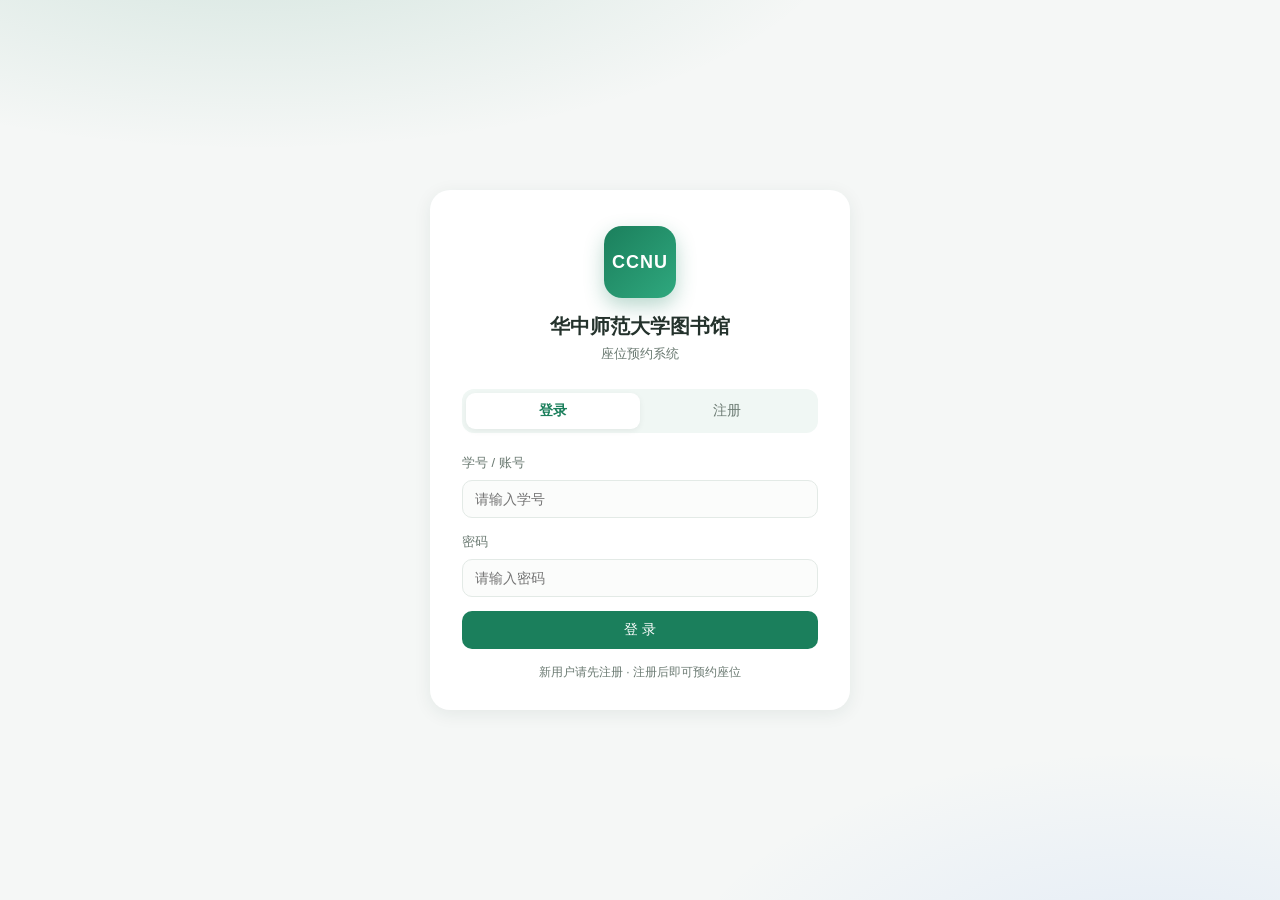
<file: index.html>
<!DOCTYPE html>
<html lang="zh-CN">
<head>
<meta charset="UTF-8">
<meta name="viewport" content="width=device-width, initial-scale=1.0">
<title>华中师范大学图书馆 · 座位预约系统</title>
<link rel="stylesheet" href="css/style.css">
</head>
<body>

<!-- ==================== 登录 / 注册 ==================== -->
<div id="auth-view" class="auth-wrap">
  <div class="auth-card">
    <div class="auth-logo">
      <div class="auth-logo-icon">CCNU</div>
      <h1>华中师范大学图书馆</h1>
      <p>座位预约系统</p>
    </div>

    <div class="auth-tabs">
      <button class="auth-tab active" data-tab="login">登录</button>
      <button class="auth-tab" data-tab="register">注册</button>
    </div>

    <form id="login-form" class="auth-form">
      <label>学号 / 账号
        <input type="text" id="login-account" placeholder="请输入学号" required>
      </label>
      <label>密码
        <input type="password" id="login-password" placeholder="请输入密码" required>
      </label>
      <button type="submit" class="btn-primary btn-block">登 录</button>
      <p class="auth-tip">新用户请先注册 · 注册后即可预约座位</p>
    </form>

    <form id="register-form" class="auth-form hidden">
      <label>姓名
        <input type="text" id="reg-name" placeholder="请输入姓名" required>
      </label>
      <label>学号
        <input type="text" id="reg-studentid" placeholder="请输入学号" required>
      </label>
      <label>密码
        <input type="password" id="reg-password" placeholder="设置密码（不少于 6 位）" required minlength="6">
      </label>
      <button type="submit" class="btn-primary btn-block">注 册</button>
    </form>
  </div>
</div>

<!-- ==================== 主应用 ==================== -->
<div id="app-view" class="hidden">

  <!-- 顶部导航 -->
  <header class="app-header">
    <div class="app-header-inner">
      <div class="app-logo" onclick="App.showView('home')">
        <span class="app-logo-icon">📚</span>
        <div>
          <div class="app-title">华中师范大学图书馆</div>
          <div class="app-sub">座位预约系统 · <span id="campus-tag">主校区</span></div>
        </div>
      </div>

      <nav class="app-nav">
        <a data-view="home" class="nav-item active">预约选座</a>
        <a data-view="records" class="nav-item">预约记录</a>
        <a data-view="notices" class="nav-item">通知公告</a>
        <a data-view="mine" class="nav-item">我的</a>
      </nav>

      <div class="app-user">
        <span class="demo-clock" id="demo-clock-btn" title="演示时间（便于体验签到/违约流程）">⏱️ <span id="demo-clock-text">真实时间</span></span>
        <span class="user-chip" id="user-chip">未登录</span>
      </div>
    </div>
  </header>

  <main class="app-main">

    <!-- ========== 视图：预约选座（大厅） ========== -->
    <section id="view-home" class="view active">
      <div class="page-head">
        <h2>预约选座</h2>
        <p class="page-desc">选择日期与馆区，查看座位分布并预约。</p>
      </div>

      <!-- 日期选择 -->
      <div class="date-bar">
        <div class="date-slots" id="date-slots"></div>
        <div class="date-rule-tip" id="date-rule-tip"></div>
      </div>

      <!-- 校区切换 -->
      <div class="campus-switch" id="campus-switch"></div>

      <!-- 楼层与区域 -->
      <div id="floor-area-wrap"></div>
    </section>

    <!-- ========== 视图：座位分布图 ========== -->
    <section id="view-seatmap" class="view">
      <div class="seatmap-head">
        <button class="btn-ghost" id="seatmap-back">← 返回区域列表</button>
        <div class="seatmap-title">
          <h2 id="seatmap-area-name"></h2>
          <p id="seatmap-date-info"></p>
        </div>
        <div class="seat-legend">
          <span><i class="dot dot-free"></i>可预约</span>
          <span><i class="dot dot-busy"></i>已预约</span>
          <span><i class="dot dot-leave"></i>暂离中</span>
          <span><i class="dot dot-off"></i>已停用</span>
        </div>
      </div>
      <div class="seatmap-toolbar">
        <span class="toolbar-tip">点击绿色座位可预约；先选座位，再选时间段</span>
        <span id="seatmap-stats" class="toolbar-stats"></span>
      </div>
      <div class="seat-canvas" id="seat-canvas"></div>
    </section>

    <!-- ========== 视图：预约记录 ========== -->
    <section id="view-records" class="view">
      <div class="page-head">
        <h2>预约记录</h2>
        <p class="page-desc">查看历史预约、违约记录，以及签到 / 暂离 / 结束预约等操作。</p>
      </div>
      <div class="record-filters">
        <button class="chip-filter active" data-filter="all">全部</button>
        <button class="chip-filter" data-filter="待签到">待签到</button>
        <button class="chip-filter" data-filter="履约中">履约中</button>
        <button class="chip-filter" data-filter="暂离中">暂离中</button>
        <button class="chip-filter" data-filter="已结束">已结束</button>
        <button class="chip-filter" data-filter="违约">违约</button>
        <button class="chip-filter" data-filter="已撤销">已撤销</button>
      </div>
      <div id="record-list" class="record-list"></div>
    </section>

    <!-- ========== 视图：通知公告 ========== -->
    <section id="view-notices" class="view">
      <div class="page-head">
        <h2>通知公告</h2>
        <p class="page-desc">图书馆座位预约相关规则与通知。</p>
      </div>
      <div id="notice-list" class="notice-list"></div>
    </section>

    <!-- ========== 视图：我的 ========== -->
    <section id="view-mine" class="view">
      <div class="page-head">
        <h2>我的</h2>
      </div>
      <div class="mine-card">
        <div class="mine-avatar" id="mine-avatar">刘</div>
        <div class="mine-info">
          <div class="mine-name" id="mine-name"></div>
          <div class="mine-id" id="mine-studentid"></div>
        </div>
      </div>
      <div class="mine-stats">
        <div class="stat-box"><div class="stat-num" id="mine-total"></div><div class="stat-label">总预约</div></div>
        <div class="stat-box"><div class="stat-num" id="mine-violations"></div><div class="stat-label">违约次数</div></div>
        <div class="stat-box"><div class="stat-num" id="mine-active"></div><div class="stat-label">履约中</div></div>
      </div>
      <div class="mine-menu">
        <div class="mine-item" onclick="App.showView('records')"><span>📋</span> 我的预约记录 <b>›</b></div>
        <div class="mine-item" onclick="App.showView('notices')"><span>📢</span> 通知公告 <b>›</b></div>
        <div class="mine-item" id="mine-about"><span>ℹ️</span> 使用规则说明 <b>›</b></div>
        <div class="mine-item" id="mine-reset"><span>🧹</span> 清空本机演示数据 <b>›</b></div>
      </div>
      <button class="btn-danger btn-block" id="logout-btn">退出登录</button>
    </section>
  </main>

  <!-- 底部移动端导航 -->
  <nav class="app-tabbar">
    <a data-view="home" class="tab-item active"><span>🪑</span>选座</a>
    <a data-view="records" class="tab-item"><span>📋</span>记录</a>
    <a data-view="notices" class="tab-item"><span>📢</span>公告</a>
    <a data-view="mine" class="tab-item"><span>👤</span>我的</a>
  </nav>
</div>

<!-- ==================== 预约弹窗 ==================== -->
<div id="reserve-modal" class="modal-mask hidden">
  <div class="modal-card">
    <div class="modal-head">
      <h3>座位预约</h3>
      <span class="modal-close" onclick="App.closeReserveModal()">×</span>
    </div>
    <div class="modal-body">
      <div class="reserve-seat-info">
        <span class="reserve-seat-id" id="rseat-id"></span>
        <span class="reserve-seat-loc" id="rseat-loc"></span>
      </div>
      <div class="time-axis" id="time-axis"></div>
      <div class="time-pickers">
        <div class="time-pick">
          <label>开始时间</label>
          <select id="r-start"></select>
        </div>
        <div class="time-pick">
          <label>结束时间</label>
          <select id="r-end"></select>
        </div>
      </div>
      <p class="time-rule-tip">绿色为可预约时段；红色为该座位已被预约的时段。结束时间需晚于开始时间。</p>
    </div>
    <div class="modal-foot">
      <button class="btn-ghost" onclick="App.closeReserveModal()">取消</button>
      <button class="btn-primary" id="r-confirm" onclick="App.confirmReserve()">确认预约</button>
    </div>
  </div>
</div>

<!-- ==================== 预约成功弹窗 ==================== -->
<div id="success-modal" class="modal-mask hidden">
  <div class="modal-card success-card">
    <div class="success-head">
      <div class="success-icon">✅</div>
      <h3>预约成功</h3>
      <button class="modal-close" onclick="App.closeSuccessModal()">×</button>
    </div>
    <div class="success-body">
      <div class="success-seat">
        <span id="s-seat-id"></span>
        <span id="s-seat-loc"></span>
      </div>
      <div class="success-time" id="s-time"></div>
      <div class="success-signin-tip">
        <div class="tip-title">📌 签到提醒</div>
        <p id="s-signin-text"></p>
      </div>
      <div class="success-weather" id="s-weather"></div>
    </div>
    <div class="modal-foot">
      <button class="btn-primary btn-block" onclick="App.closeSuccessModal()">我知道了</button>
    </div>
  </div>
</div>

<!-- ==================== 预约详情弹窗 ==================== -->
<div id="detail-modal" class="modal-mask hidden">
  <div class="modal-card">
    <div class="modal-head">
      <h3>预约详情</h3>
      <span class="modal-close" onclick="App.closeDetailModal()">×</span>
    </div>
    <div class="modal-body" id="detail-body"></div>
    <div class="modal-foot" id="detail-actions"></div>
  </div>
</div>

<!-- ==================== 使用规则说明弹窗 ==================== -->
<div id="about-modal" class="modal-mask hidden">
  <div class="modal-card about-card">
    <div class="modal-head">
      <h3>座位预约使用规则</h3>
      <span class="modal-close" onclick="App.closeAboutModal()">×</span>
    </div>
    <div class="modal-body about-body" id="about-body"></div>
    <div class="modal-foot">
      <button class="btn-primary btn-block" onclick="App.closeAboutModal()">我知道了</button>
    </div>
  </div>
</div>

<!-- ==================== 演示时间弹窗 ==================== -->
<div id="demo-modal" class="modal-mask hidden">
  <div class="modal-card">
    <div class="modal-head">
      <h3>演示时间</h3>
      <span class="modal-close" onclick="App.closeDemoModal()">×</span>
    </div>
    <div class="modal-body">
      <p class="demo-tip">此功能用于演示完整流程（签到 / 暂离 / 违约 / 结束），仅本地生效。关闭后恢复真实时间。</p>
      <label>模拟当前时间
        <input type="datetime-local" id="demo-time-input">
      </label>
      <div class="demo-quick">
        <button class="btn-ghost" onclick="App.setDemoQuick(0)">现在</button>
        <button class="btn-ghost" onclick="App.setDemoQuick(30)">+30分钟</button>
        <button class="btn-ghost" onclick="App.setDemoQuick(60)">+1小时</button>
        <button class="btn-ghost" onclick="App.setDemoQuick(120)">+2小时</button>
      </div>
    </div>
    <div class="modal-foot">
      <button class="btn-ghost" onclick="App.setDemoOff()">关闭演示时间</button>
      <button class="btn-primary" onclick="App.applyDemoTime()">应用</button>
    </div>
  </div>
</div>

<script src="js/data.js"></script>
<script src="js/weather.js"></script>
<script src="js/app.js"></script>
</body>
</html>
</file>
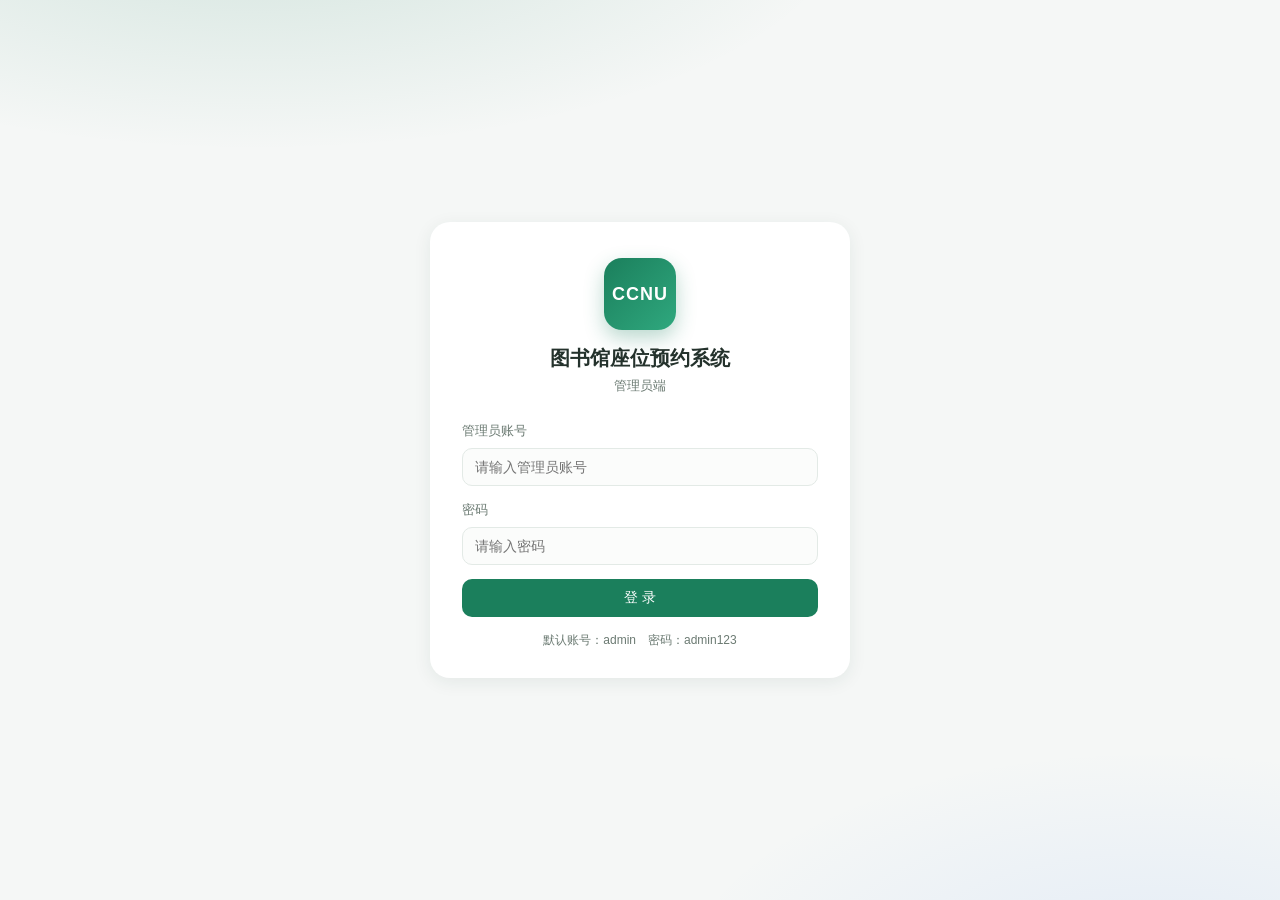
<file: admin.html>
<!DOCTYPE html>
<html lang="zh-CN">
<head>
<meta charset="UTF-8">
<meta name="viewport" content="width=device-width, initial-scale=1.0">
<title>图书馆座位预约系统 · 管理员端</title>
<link rel="stylesheet" href="css/style.css">
</head>
<body class="admin-body">

<!-- ==================== 管理员登录 ==================== -->
<div id="admin-login" class="auth-wrap">
  <div class="auth-card">
    <div class="auth-logo">
      <div class="auth-logo-icon">CCNU</div>
      <h1>图书馆座位预约系统</h1>
      <p>管理员端</p>
    </div>
    <form id="admin-login-form" class="auth-form">
      <label>管理员账号
        <input type="text" id="admin-account" placeholder="请输入管理员账号" required>
      </label>
      <label>密码
        <input type="password" id="admin-password" placeholder="请输入密码" required>
      </label>
      <button type="submit" class="btn-primary btn-block">登 录</button>
      <p class="auth-tip">默认账号：admin　密码：admin123</p>
    </form>
  </div>
</div>

<!-- ==================== 管理员主界面 ==================== -->
<div id="admin-app" class="hidden">
  <header class="admin-header">
    <div class="admin-header-inner">
      <div class="app-logo">
        <span class="app-logo-icon">📚</span>
        <div>
          <div class="app-title">座位预约系统 · 管理后台</div>
          <div class="app-sub">华中师范大学图书馆</div>
        </div>
      </div>
      <div class="admin-header-right">
        <span class="user-chip" id="admin-chip">管理员</span>
        <button class="btn-ghost btn-sm" id="admin-logout">退出</button>
        <a class="btn-ghost btn-sm" href="index.html" target="_blank">用户端 ↗</a>
      </div>
    </div>
  </header>

  <div class="admin-layout">
    <aside class="admin-side">
      <nav class="admin-nav">
        <a data-admin="dashboard" class="admin-nav-item active">📊 数据看板</a>
        <a data-admin="reservations" class="admin-nav-item">📋 预约管理</a>
        <a data-admin="seats" class="admin-nav-item">🪑 座位管理</a>
        <a data-admin="users" class="admin-nav-item">👥 用户管理</a>
        <a data-admin="notices" class="admin-nav-item">📢 公告管理</a>
      </nav>
    </aside>

    <main class="admin-main">

      <!-- 数据看板 -->
      <section id="admin-dashboard" class="admin-panel active">
        <div class="page-head"><h2>数据看板</h2><p class="page-desc">今日预约与座位使用概况。</p></div>
        <div class="stat-cards" id="dashboard-stats"></div>
        <div class="admin-cols">
          <div class="card panel-card">
            <h3>座位利用率（按楼层）</h3>
            <div id="util-bars" class="util-bars"></div>
          </div>
          <div class="card panel-card">
            <h3>近 7 日预约量</h3>
            <div id="trend-bars" class="trend-bars"></div>
          </div>
        </div>
      </section>

      <!-- 预约管理 -->
      <section id="admin-reservations" class="admin-panel">
        <div class="page-head">
          <h2>预约管理</h2>
          <p class="page-desc">查看与处理全部预约。</p>
        </div>
        <div class="record-filters" id="admin-res-filters">
          <button class="chip-filter active" data-filter="all">全部</button>
          <button class="chip-filter" data-filter="待签到">待签到</button>
          <button class="chip-filter" data-filter="履约中">履约中</button>
          <button class="chip-filter" data-filter="暂离中">暂离中</button>
          <button class="chip-filter" data-filter="已结束">已结束</button>
          <button class="chip-filter" data-filter="违约">违约</button>
        </div>
        <div class="table-wrap">
          <table class="admin-table" id="admin-res-table">
            <thead>
              <tr><th>日期</th><th>时段</th><th>用户</th><th>馆区</th><th>座位</th><th>状态</th><th>操作</th></tr>
            </thead>
            <tbody></tbody>
          </table>
        </div>
      </section>

      <!-- 座位管理 -->
      <section id="admin-seats" class="admin-panel">
        <div class="page-head"><h2>座位管理</h2><p class="page-desc">选择馆区与区域，管理座位启停。</p></div>
        <div class="admin-selects">
          <select id="adm-campus"></select>
          <select id="adm-floor"></select>
          <select id="adm-area"></select>
          <button class="btn-primary btn-sm" id="adm-seat-refresh">刷新</button>
        </div>
        <div class="seat-legend">
          <span><i class="dot dot-free"></i>启用 · 空闲</span>
          <span><i class="dot dot-busy"></i>今日有约</span>
          <span><i class="dot dot-off"></i>已停用</span>
        </div>
        <div class="seat-canvas admin-seat-canvas" id="admin-seat-canvas"></div>
        <div class="seat-detail-card hidden" id="adm-seat-detail"></div>
      </section>

      <!-- 用户管理 -->
      <section id="admin-users" class="admin-panel">
        <div class="page-head"><h2>用户管理</h2><p class="page-desc">查看用户与违约记录；每月月初可一键清空上月全部违约。</p></div>
        <div class="admin-selects" style="justify-content:flex-end">
          <button class="btn-ghost btn-sm" id="adm-clear-all-violations">🧹 一键清空全部违约（每月月初）</button>
        </div>
        <div class="table-wrap">
          <table class="admin-table">
            <thead><tr><th>姓名</th><th>学号</th><th>注册时间</th><th>违约次数</th><th>预约数</th><th>操作</th></tr></thead>
            <tbody id="admin-users-tbody"></tbody>
          </table>
        </div>
      </section>

      <!-- 公告管理 -->
      <section id="admin-notices" class="admin-panel">
        <div class="page-head"><h2>公告管理</h2><p class="page-desc">发布与删除用户端可见的通知公告。</p></div>
        <div class="card panel-card">
          <div class="notice-form">
            <input type="text" id="adm-notice-title" placeholder="公告标题">
            <textarea id="adm-notice-content" placeholder="公告内容"></textarea>
            <button class="btn-primary" id="adm-notice-add">发布公告</button>
          </div>
        </div>
        <div id="admin-notice-list"></div>
      </section>

    </main>
  </div>
</div>

<!-- 违约明细弹窗 -->
<div id="violation-modal" class="modal-mask hidden">
  <div class="modal-card">
    <div class="modal-head">
      <h3 id="violation-modal-title">违约记录</h3>
      <span class="modal-close" onclick="Admin.closeViolationModal()">×</span>
    </div>
    <div class="modal-body" id="violation-modal-body"></div>
  </div>
</div>

<script src="js/data.js"></script>
<script src="js/admin.js"></script>
</body>
</html>
</file>
<file: css/style.css>
/* ============================================================
 * 图书馆座位预约系统 · 样式
 * 风格：图书馆清新风（华师绿主色）
 * ============================================================ */

:root {
  --green: #1B7F5C;        /* 华师绿 */
  --green-dark: #14604a;
  --green-light: #E6F3ED;
  --green-soft: #F0F7F4;
  --bg: #F5F7F6;
  --card: #FFFFFF;
  --text: #24322C;
  --text-light: #6B7A72;
  --border: #E3EAE6;
  --red: #E5484D;
  --orange: #F5A623;
  --blue: #3B82F6;
  --radius: 14px;
  --shadow: 0 4px 18px rgba(27, 63, 47, .08);
}

* { margin: 0; padding: 0; box-sizing: border-box; }

body {
  font-family: "PingFang SC", "Microsoft YaHei", "Segoe UI", sans-serif;
  background: var(--bg);
  color: var(--text);
  font-size: 14px;
  line-height: 1.6;
}

.hidden { display: none !important; }
.muted { color: var(--text-light); }

/* ---------------- 按钮 ---------------- */
.btn-primary {
  background: var(--green);
  color: #fff;
  border: none;
  border-radius: 10px;
  padding: 10px 22px;
  font-size: 14px;
  cursor: pointer;
  transition: all .2s;
}
.btn-primary:hover { background: var(--green-dark); transform: translateY(-1px); }
.btn-primary:disabled { opacity: .5; cursor: not-allowed; }

.btn-ghost {
  background: #fff;
  color: var(--text);
  border: 1px solid var(--border);
  border-radius: 10px;
  padding: 9px 20px;
  font-size: 14px;
  cursor: pointer;
  transition: all .2s;
}
.btn-ghost:hover { border-color: var(--green); color: var(--green); }

.btn-danger {
  background: #FDECEC;
  color: var(--red);
  border: 1px solid #F5C6C8;
  border-radius: 10px;
  padding: 9px 20px;
  font-size: 14px;
  cursor: pointer;
  transition: all .2s;
}
.btn-danger:hover { background: var(--red); color: #fff; }

.btn-block { width: 100%; display: block; }
.btn-sm { padding: 6px 14px; font-size: 13px; border-radius: 8px; }

/* ---------------- 认证页 ---------------- */
.auth-wrap {
  min-height: 100vh;
  display: flex;
  align-items: center;
  justify-content: center;
  background:
    radial-gradient(1000px 400px at 20% -10%, rgba(27, 127, 92, .16), transparent 60%),
    radial-gradient(800px 400px at 90% 110%, rgba(59, 130, 246, .10), transparent 60%),
    var(--bg);
  padding: 20px;
}
.auth-card {
  background: var(--card);
  border-radius: 20px;
  box-shadow: var(--shadow);
  width: 100%;
  max-width: 420px;
  padding: 36px 32px 28px;
}
.auth-logo { text-align: center; margin-bottom: 24px; }
.auth-logo-icon {
  width: 72px; height: 72px;
  margin: 0 auto 12px;
  border-radius: 18px;
  background: linear-gradient(135deg, var(--green), #2FA87E);
  color: #fff;
  font-weight: 800;
  font-size: 18px;
  letter-spacing: 1px;
  display: flex; align-items: center; justify-content: center;
  box-shadow: 0 8px 20px rgba(27, 127, 92, .3);
}
.auth-logo h1 { font-size: 20px; color: var(--text); }
.auth-logo p { color: var(--text-light); font-size: 13px; margin-top: 2px; }

.auth-tabs { display: flex; background: var(--green-soft); border-radius: 12px; padding: 4px; margin-bottom: 20px; }
.auth-tab {
  flex: 1; border: none; background: transparent; padding: 9px;
  border-radius: 9px; cursor: pointer; font-size: 14px; color: var(--text-light);
}
.auth-tab.active { background: #fff; color: var(--green); font-weight: 600; box-shadow: 0 2px 6px rgba(0,0,0,.06); }

.auth-form { display: flex; flex-direction: column; gap: 14px; }
.auth-form label { font-size: 13px; color: var(--text-light); display: flex; flex-direction: column; gap: 6px; }
.auth-form input, .modal-body input, .modal-body select, .modal-body textarea {
  border: 1px solid var(--border);
  border-radius: 10px;
  padding: 10px 12px;
  font-size: 14px;
  outline: none;
  background: #FBFCFB;
  transition: border-color .2s;
  font-family: inherit;
}
.auth-form input:focus, .modal-body input:focus, .modal-body select:focus, .modal-body textarea:focus {
  border-color: var(--green);
  background: #fff;
}
.auth-tip { text-align: center; font-size: 12px; color: var(--text-light); }

/* ---------------- 主应用框架 ---------------- */
.app-header {
  position: sticky; top: 0; z-index: 50;
  background: rgba(255, 255, 255, .92);
  backdrop-filter: blur(10px);
  border-bottom: 1px solid var(--border);
}
.app-header-inner {
  max-width: 1080px; margin: 0 auto;
  display: flex; align-items: center; gap: 20px;
  padding: 10px 20px;
}
.app-logo { display: flex; align-items: center; gap: 10px; cursor: pointer; }
.app-logo-icon { font-size: 26px; }
.app-title { font-weight: 700; font-size: 15px; }
.app-sub { font-size: 12px; color: var(--text-light); }

.app-nav { display: flex; gap: 6px; margin-left: 8px; }
.nav-item {
  padding: 7px 16px; border-radius: 9px; cursor: pointer;
  color: var(--text-light); font-size: 14px; transition: all .2s;
}
.nav-item:hover { background: var(--green-light); color: var(--green); }
.nav-item.active { background: var(--green); color: #fff; }

.app-user { margin-left: auto; display: flex; align-items: center; gap: 10px; }
.user-chip {
  background: var(--green-light); color: var(--green);
  font-weight: 600; padding: 6px 14px; border-radius: 999px; font-size: 13px;
}
.demo-clock {
  display: flex; align-items: center; gap: 4px;
  font-size: 12px; color: var(--orange);
  border: 1px dashed #F2C97C; border-radius: 999px;
  padding: 4px 10px; cursor: pointer; background: #FFFBF2;
}
.demo-clock.active { background: #FDF0D5; }

.app-main { max-width: 1080px; margin: 0 auto; padding: 20px; min-height: calc(100vh - 120px); }
.view { display: none; }
.view.active { display: block; animation: fadeIn .25s ease; }
@keyframes fadeIn { from { opacity: 0; transform: translateY(6px); } to { opacity: 1; transform: none; } }

.page-head { margin-bottom: 16px; }
.page-head h2 { font-size: 22px; }
.page-desc { color: var(--text-light); font-size: 13px; }

/* 底部移动端导航 */
.app-tabbar {
  display: none;
  position: fixed; bottom: 0; left: 0; right: 0; z-index: 50;
  background: #fff; border-top: 1px solid var(--border);
  padding: 6px 0 calc(6px + env(safe-area-inset-bottom));
}
.tab-item {
  flex: 1; text-align: center; padding: 6px 0;
  color: var(--text-light); font-size: 11px; cursor: pointer;
  display: flex; flex-direction: column; align-items: center; gap: 2px;
}
.tab-item span { font-size: 20px; }
.tab-item.active { color: var(--green); }

/* ---------------- 选座首页 ---------------- */
.date-bar { margin-bottom: 16px; }
.date-slots { display: flex; gap: 12px; }
.date-slot {
  flex: 1; max-width: 200px;
  background: var(--card); border: 2px solid var(--border);
  border-radius: var(--radius); padding: 12px 16px;
  cursor: pointer; text-align: left; transition: all .2s;
  display: flex; flex-direction: column; gap: 2px;
}
.date-slot:hover { border-color: var(--green); }
.date-slot.active { border-color: var(--green); background: var(--green-light); }
.date-slot.disabled { opacity: .5; cursor: not-allowed; }
.date-week { font-weight: 600; font-size: 14px; }
.date-num { color: var(--text-light); font-size: 13px; }
.date-tip { font-size: 11px; color: var(--orange); }
.date-rule-tip { margin-top: 8px; font-size: 12px; color: var(--orange); }

.campus-switch { display: flex; gap: 10px; margin-bottom: 18px; }
.campus-btn {
  flex: 1; max-width: 220px;
  background: var(--card); border: 2px solid var(--border);
  border-radius: 12px; padding: 10px; cursor: pointer;
  font-size: 14px; font-weight: 600; color: var(--text-light); transition: all .2s;
}
.campus-btn.active { border-color: var(--green); color: var(--green); background: var(--green-light); }

.floor-tabs { display: flex; gap: 8px; margin-bottom: 14px; flex-wrap: wrap; }
.floor-tab {
  border: 1px solid var(--border); background: #fff;
  border-radius: 999px; padding: 7px 18px; cursor: pointer;
  font-size: 13px; color: var(--text-light); transition: all .2s;
}
.floor-tab.active { background: var(--green); color: #fff; border-color: var(--green); }

.area-grid { display: grid; grid-template-columns: repeat(3, 1fr); gap: 14px; }
.area-card {
  background: var(--card); border: 1px solid var(--border);
  border-radius: var(--radius); padding: 16px;
  box-shadow: var(--shadow); transition: all .25s;
}
.area-card:hover { transform: translateY(-3px); box-shadow: 0 8px 24px rgba(27,63,47,.12); }
.area-name { font-weight: 700; font-size: 15px; margin-bottom: 4px; }
.area-meta { display: flex; gap: 14px; color: var(--text-light); font-size: 13px; margin-bottom: 10px; }
.area-meta .danger { color: var(--red); }
.area-bar { height: 6px; background: #EEF2F0; border-radius: 3px; overflow: hidden; margin-bottom: 12px; }
.area-bar-fill { height: 100%; background: linear-gradient(90deg, var(--green), #2FA87E); border-radius: 3px; }

/* ---------------- 座位分布图 ---------------- */
.seatmap-head {
  display: flex; align-items: center; gap: 16px;
  flex-wrap: wrap; margin-bottom: 14px;
}
.seatmap-title h2 { font-size: 18px; }
.seatmap-title p { color: var(--text-light); font-size: 13px; }
.seat-legend { display: flex; gap: 14px; margin-left: auto; font-size: 12px; color: var(--text-light); align-items: center; }
.seat-legend span { display: flex; align-items: center; gap: 5px; }
.dot { width: 12px; height: 12px; border-radius: 4px; display: inline-block; }
.dot-free { background: #5BC68B; }
.dot-busy { background: #E5484D; }
.dot-leave { background: #F5A623; }
.dot-off { background: #C4CDD6; }

.seatmap-toolbar {
  display: flex; justify-content: space-between; align-items: center;
  background: #fff; border: 1px solid var(--border);
  border-radius: 10px; padding: 8px 14px; margin-bottom: 14px;
  font-size: 13px; color: var(--text-light);
}
.toolbar-stats { font-weight: 600; color: var(--green); }

/* 座位画布（平面图：桌子 + 座位 + 过道） */
.seat-canvas {
  display: grid; gap: 9px;
  background: #fff; border: 1px solid var(--border);
  border-radius: var(--radius); padding: 18px;
  box-shadow: var(--shadow);
}
.seat-canvas.plan-canvas {
  position: relative;
  display: block;
  padding: 0;
  overflow: hidden;
  background: linear-gradient(180deg, #FDFEFD, #F7FAF8);
  border-radius: 14px;
}
/* 过道 */
.plan-aisle {
  position: absolute; z-index: 0;
  background: #EFF4F1;
  border: 1px dashed #C9D6CF;
  border-radius: 8px;
  display: flex; align-items: center; justify-content: center;
  color: #9FB2A8; font-size: 12px; font-weight: 600; letter-spacing: 2px;
}
.plan-aisle.v { writing-mode: vertical-rl; }
/* 桌子 */
.desk {
  position: absolute; z-index: 1;
  background: linear-gradient(160deg, #F6EEDD, #EDE0C6);
  border: 1px solid #D8C6A1;
  box-shadow: inset 0 0 0 2px rgba(255,255,255,.6), 0 1px 3px rgba(0,0,0,.05);
  display: flex; align-items: center; justify-content: center;
  color: #A08C5E; font-size: 11px; font-weight: 600; letter-spacing: .5px;
}
.desk.desk-round { border-radius: 50%; }
.desk.desk-round::after {
  content: ''; position: absolute;
  width: 26px; height: 26px;
  border: 1px solid rgba(160,140,94,.35); border-radius: 50%;
}
.desk.desk-long, .desk.desk-diag { border-radius: 9px; }
.desk.desk-long::after, .desk.desk-diag::after {
  content: ''; position: absolute; left: 7%; right: 7%; top: 50%;
  height: 1px; background: rgba(160,140,94,.4);
}
.desk.desk-diag::after { left: 4%; right: 4%; }
.desk.desk-single { border-radius: 6px; }
.desk.desk-booth { border-radius: 6px; }
.desk.desk-booth::before, .desk.desk-booth::after {
  content: ''; position: absolute; top: -6px; bottom: -6px; width: 7px;
  background: linear-gradient(180deg, #D9CFB8, #C9BDA0);
  border: 1px solid #B9AC8C; box-shadow: none;
}
.desk.desk-booth::before { left: -5px; border-radius: 4px 0 0 4px; }
.desk.desk-booth::after { right: -5px; border-radius: 0 4px 4px 0; }
.desk.desk-room {
  background: linear-gradient(160deg, #F2F6F4, #E5ECE8);
  border: 1px solid #CBD9D1;
  box-shadow: inset 0 0 0 2px rgba(255,255,255,.7);
  color: #8FA59A; font-size: 10.5px;
  border-radius: 8px;
}
/* 单人卡座：右侧圆弧靠背，座位在桌下 */
.desk.desk-booth {
  border-radius: 10px 26px 26px 10px;
}
.desk.desk-booth::after {
  content: ''; position: absolute;
  left: 5px; top: 7px; bottom: 7px; width: 7px;
  border-radius: 5px;
  background: rgba(160,140,94,.5);
}
/* 双人卡座：上下两条靠背，左右开口，2 人对坐 */
.desk.desk-booth2 { border-radius: 14px 14px 8px 8px; box-shadow: inset 0 0 0 2px rgba(255,255,255,.6), 0 1px 3px rgba(0,0,0,.05); }
.desk.desk-booth2::before { display: none; }
.desk.desk-booth2::after {
  content: ''; position: absolute;
  left: 8px; right: 8px; top: 5px; height: 8px;
  border-radius: 5px;
  background: rgba(160,140,94,.5);
}
/* 座位（平面图模式：绝对定位小按钮） */
.seat {
  border: none; border-radius: 9px;
  min-height: 44px;
  font-size: 11px; font-weight: 600;
  cursor: pointer; transition: all .15s;
  position: relative;
  display: flex; align-items: center; justify-content: center;
}
.seat.plan-seat {
  position: absolute; z-index: 2;
  width: 40px; height: 32px; min-height: 0;
  font-size: 9.5px; border-radius: 8px;
  padding: 0;
}
.seat.free {
  background: linear-gradient(160deg, #E7F7EE, #D3EFE0);
  color: #17704A;
  border: 1px solid #9CD9B8;
}
.seat.free:hover { transform: scale(1.1); box-shadow: 0 4px 12px rgba(23,112,74,.3); z-index: 3; }
.seat.busy {
  background: linear-gradient(160deg, #FDE8E8, #FAD3D4);
  color: #B23A3E;
  border: 1px solid #F2A8AB;
  cursor: not-allowed;
}
.seat.leave {
  background: linear-gradient(160deg, #FDF3E0, #FBE6C2);
  color: #B07417;
  border: 1px solid #EFC877;
}
.seat.off {
  background: #E8ECEF;
  color: #A9B2BA;
  border: 1px dashed #C6CED6;
  cursor: not-allowed;
  text-decoration: line-through;
}
.seat.has-pc::after {
  content: '💻';
  position: absolute; top: -6px; right: -6px;
  font-size: 11px;
}

/* ---------------- 预约弹窗 ---------------- */
.modal-mask {
  position: fixed; inset: 0; z-index: 100;
  background: rgba(20, 30, 25, .45);
  display: flex; align-items: center; justify-content: center;
  padding: 20px;
  backdrop-filter: blur(2px);
}
.modal-card {
  background: #fff; border-radius: 18px;
  width: 100%; max-width: 460px;
  box-shadow: 0 20px 60px rgba(0,0,0,.2);
  animation: popIn .2s ease;
}
@keyframes popIn { from { transform: scale(.94); opacity: 0; } to { transform: none; opacity: 1; } }
.modal-head {
  display: flex; align-items: center; justify-content: space-between;
  padding: 16px 20px; border-bottom: 1px solid var(--border);
}
.modal-head h3 { font-size: 16px; }
.modal-close {
  width: 30px; height: 30px; border-radius: 50%;
  display: flex; align-items: center; justify-content: center;
  cursor: pointer; font-size: 20px; color: var(--text-light);
  background: #F3F5F4; border: none;
}
.modal-close:hover { background: #E8ECEA; }
.modal-body { padding: 18px 20px; max-height: 66vh; overflow-y: auto; }
.modal-foot { display: flex; gap: 10px; justify-content: flex-end; padding: 14px 20px; border-top: 1px solid var(--border); }

.reserve-seat-info { display: flex; align-items: center; gap: 10px; margin-bottom: 14px; }
.reserve-seat-id {
  background: var(--green); color: #fff;
  font-weight: 700; font-size: 16px;
  padding: 4px 14px; border-radius: 9px;
}
.reserve-seat-loc { color: var(--text-light); font-size: 13px; }

.time-axis {
  display: grid; grid-template-columns: repeat(15, 1fr);
  gap: 3px; margin-bottom: 16px;
}
.slot-cell {
  height: 26px; border-radius: 4px;
  font-size: 9px; color: #fff;
  display: flex; align-items: center; justify-content: center;
  overflow: hidden;
}
.slot-cell.free { background: #BFE8D2; }
.slot-cell.busy { background: #F2A8AB; }

.time-pickers { display: grid; grid-template-columns: 1fr 1fr; gap: 12px; margin-bottom: 8px; }
.time-pick { display: flex; flex-direction: column; gap: 6px; }
.time-pick label { font-size: 13px; color: var(--text-light); }
.time-pick select { width: 100%; }
.time-rule-tip { font-size: 12px; color: var(--text-light); }

/* 预约成功弹窗 */
.success-card { max-width: 480px; }
.success-head { text-align: center; padding: 22px 20px 8px; position: relative; }
.success-icon { font-size: 46px; margin-bottom: 6px; }
.success-head h3 { font-size: 20px; color: var(--green); }
.success-head .modal-close { position: absolute; top: 14px; right: 14px; }
.success-body { padding: 14px 24px 6px; text-align: center; }
.success-seat {
  background: var(--green-light); border-radius: 12px;
  padding: 10px; margin-bottom: 10px;
}
.success-seat span:first-child { font-weight: 700; font-size: 18px; color: var(--green); }
.success-seat span:last-child { color: var(--text-light); font-size: 13px; margin-left: 8px; }
.success-time { font-size: 15px; font-weight: 600; margin-bottom: 12px; }
.success-signin-tip {
  background: #FFF8EC; border: 1px solid #F5E2BC;
  border-radius: 12px; padding: 12px; text-align: left; margin-bottom: 12px;
}
.tip-title { font-weight: 700; color: #B07417; margin-bottom: 4px; }
.success-signin-tip p { font-size: 13px; color: #8A6A2A; }

.weather-card {
  background: linear-gradient(135deg, #EEF6FF, #E3F0FB);
  border: 1px solid #CFE4F5;
  border-radius: 12px; padding: 12px; text-align: left; margin-bottom: 8px;
}
.weather-main { display: flex; align-items: center; gap: 10px; font-size: 14px; }
.weather-icon { font-size: 26px; }
.weather-text { font-weight: 600; }
.weather-temp { color: var(--text-light); margin-left: auto; }
.weather-tips { margin-top: 8px; display: flex; flex-direction: column; gap: 4px; font-size: 12px; color: #4A6B8A; }
.weather-demo-tag { color: var(--orange); font-size: 11px; }
.weather-loading { color: var(--text-light); font-size: 13px; }

/* ---------------- 预约记录 ---------------- */
.record-filters { display: flex; gap: 8px; flex-wrap: wrap; margin-bottom: 14px; }
.chip-filter {
  border: 1px solid var(--border); background: #fff;
  border-radius: 999px; padding: 6px 16px; cursor: pointer;
  font-size: 13px; color: var(--text-light); transition: all .2s;
}
.chip-filter.active { background: var(--green); color: #fff; border-color: var(--green); }

.record-list { display: flex; flex-direction: column; gap: 12px; }
.record-card {
  background: var(--card); border: 1px solid var(--border);
  border-left: 4px solid var(--border);
  border-radius: 12px; padding: 14px 16px;
  box-shadow: var(--shadow);
}
.record-card.status-待签到 { border-left-color: var(--blue); }
.record-card.status-履约中 { border-left-color: var(--green); }
.record-card.status-暂离中 { border-left-color: var(--orange); }
.record-card.status-已结束 { border-left-color: #9AA7A0; }
.record-card.status-违约 { border-left-color: var(--red); }
.record-head { display: flex; justify-content: space-between; align-items: center; margin-bottom: 4px; }
.record-seat { font-weight: 700; font-size: 16px; }
.record-meta { display: flex; gap: 14px; color: var(--text-light); font-size: 13px; margin-bottom: 6px; flex-wrap: wrap; }
.record-violation.revoked { background:#EAF7EF; border-color:#B5E3C8; color:#1E8A4C; }
.record-violation { color: var(--red); font-size: 13px; margin-bottom: 6px; }
.record-open { margin-top: 4px; }

.badge { font-size: 12px; padding: 2px 12px; border-radius: 999px; font-weight: 600; }
.badge-待签到 { background: #EAF1FE; color: var(--blue); }
.badge-履约中 { background: var(--green-light); color: var(--green); }
.badge-暂离中 { background: #FDF3E0; color: #B07417; }
.badge-已结束 { background: #EFF2F1; color: #7C8A83; }
.badge-已撤销 { background:#F1ECF8; color:#7C5CBF; border:1px solid #CBBDE6; }
.badge-违约 { background: #FDECEC; color: var(--red); }
.badge-已取消 { background: #F1F1F1; color: #8A8A8A; }

.empty-box {
  background: #fff; border: 1px dashed var(--border);
  border-radius: 12px; padding: 40px 20px;
  text-align: center; color: var(--text-light);
}

/* 详情时间线 */
.detail-info {
  background: var(--green-soft); border-radius: 12px;
  padding: 12px 14px; margin-bottom: 16px;
}
.detail-seat { font-size: 18px; font-weight: 700; color: var(--green); }
.detail-loc, .detail-time { font-size: 13px; color: var(--text-light); }
.detail-status { margin-top: 6px; }

.detail-timeline { position: relative; padding-left: 4px; }
.tl-item { position: relative; padding: 0 0 20px 26px; }
.tl-item:last-child { padding-bottom: 4px; }
.tl-dot {
  position: absolute; left: 4px; top: 3px;
  width: 12px; height: 12px; border-radius: 50%;
  background: var(--green); border: 2px solid #BFE8D2;
}
.tl-item.tl-ok .tl-dot { background:#1E8A4C; box-shadow:0 0 0 4px rgba(30,138,76,.18); }
.tl-danger .tl-dot { background: var(--red); border-color: #F5C6C8; }
.tl-line {
  position: absolute; left: 9px; top: 16px; bottom: -4px;
  width: 2px; background: #E3EAE6;
}
.tl-time { font-weight: 700; font-size: 14px; }
.tl-label { font-size: 13px; color: var(--green); }
.tl-item.tl-danger .tl-label { color: var(--red); }
.tl-desc { font-size: 12px; color: var(--text-light); }
.action-hint { color: var(--text-light); font-size: 13px; }

/* ---------------- 通知 ---------------- */
.notice-list { display: flex; flex-direction: column; gap: 14px; }
.notice-card {
  background: var(--card); border: 1px solid var(--border);
  border-radius: var(--radius); padding: 16px 18px;
  box-shadow: var(--shadow);
}
.notice-title { font-weight: 700; font-size: 15px; margin-bottom: 4px; }
.notice-date { font-size: 12px; color: var(--text-light); margin-bottom: 8px; }
.notice-content { font-size: 13px; color: #44544C; white-space: pre-line; }

/* ---------------- 我的 ---------------- */
.mine-card {
  display: flex; align-items: center; gap: 14px;
  background: linear-gradient(135deg, var(--green), #2FA87E);
  border-radius: var(--radius); padding: 20px;
  color: #fff; margin-bottom: 14px;
  box-shadow: 0 8px 24px rgba(27,127,92,.25);
}
.mine-avatar {
  width: 58px; height: 58px; border-radius: 50%;
  background: rgba(255,255,255,.22);
  display: flex; align-items: center; justify-content: center;
  font-size: 26px; font-weight: 700;
}
.mine-name { font-size: 19px; font-weight: 700; }
.mine-id { font-size: 13px; opacity: .85; }

.mine-stats { display: grid; grid-template-columns: repeat(3, 1fr); gap: 12px; margin-bottom: 14px; }
.stat-box {
  background: var(--card); border: 1px solid var(--border);
  border-radius: 12px; padding: 14px; text-align: center;
  box-shadow: var(--shadow);
}
.stat-num { font-size: 22px; font-weight: 700; color: var(--green); }
.stat-label { font-size: 12px; color: var(--text-light); }

.mine-menu { background: var(--card); border-radius: var(--radius); border: 1px solid var(--border); margin-bottom: 14px; overflow: hidden; }
.mine-item {
  display: flex; align-items: center; gap: 10px;
  padding: 14px 18px; cursor: pointer;
  border-bottom: 1px solid var(--border); transition: background .15s;
}
.mine-item:last-child { border-bottom: none; }
.mine-item:hover { background: var(--green-soft); }
.mine-item b { margin-left: auto; color: var(--text-light); }

/* ---------------- 演示弹窗 ---------------- */
.demo-tip { font-size: 13px; color: var(--orange); margin-bottom: 12px; background: #FFF8EC; padding: 10px; border-radius: 8px; }
.demo-quick { display: flex; gap: 8px; margin-top: 12px; flex-wrap: wrap; }

/* ---------------- 管理员端 ---------------- */
.admin-body { background: #F2F4F3; }

.admin-header {
  background: #1B2B24; color: #fff;
  position: sticky; top: 0; z-index: 50;
}
.admin-header-inner {
  max-width: 1200px; margin: 0 auto;
  display: flex; align-items: center; gap: 16px;
  padding: 10px 20px;
}
.admin-header .app-title { color: #fff; }
.admin-header .app-sub { color: rgba(255,255,255,.6); }
.admin-header-right { margin-left: auto; display: flex; align-items: center; gap: 10px; }
.admin-header .btn-ghost { background: transparent; color: rgba(255,255,255,.85); border-color: rgba(255,255,255,.25); }
.admin-header .btn-ghost:hover { border-color: #fff; color: #fff; }

.admin-layout { max-width: 1200px; margin: 0 auto; display: flex; gap: 18px; padding: 20px; }
.admin-side { width: 190px; flex-shrink: 0; }
.admin-nav {
  background: #fff; border-radius: var(--radius);
  border: 1px solid var(--border); overflow: hidden;
  position: sticky; top: 74px;
}
.admin-nav-item {
  display: block; padding: 13px 18px;
  cursor: pointer; color: var(--text-light);
  border-bottom: 1px solid var(--border);
  transition: all .15s; font-size: 14px;
}
.admin-nav-item:last-child { border-bottom: none; }
.admin-nav-item:hover { background: var(--green-soft); color: var(--green); }
.admin-nav-item.active { background: var(--green); color: #fff; }

.admin-main { flex: 1; min-width: 0; }
.admin-panel { display: none; }
.admin-panel.active { display: block; animation: fadeIn .25s ease; }

.stat-cards { display: grid; grid-template-columns: repeat(4, 1fr); gap: 14px; margin-bottom: 16px; }
.stat-card {
  background: var(--card); border: 1px solid var(--border);
  border-radius: var(--radius); padding: 16px;
  box-shadow: var(--shadow); display: flex; align-items: center; gap: 12px;
}
.stat-icon { font-size: 26px; }
.stat-card .stat-num { font-size: 26px; }
.stat-card .stat-label { font-size: 12px; color: var(--text-light); }

.admin-cols { display: grid; grid-template-columns: 1fr 1fr; gap: 14px; }
.panel-card { background: var(--card); border: 1px solid var(--border); border-radius: var(--radius); padding: 16px; box-shadow: var(--shadow); }
.panel-card h3 { font-size: 15px; margin-bottom: 12px; }

.util-row { display: flex; align-items: center; gap: 10px; margin-bottom: 9px; font-size: 13px; }
.util-label { width: 110px; color: var(--text-light); flex-shrink: 0; }
.util-bar { flex: 1; height: 12px; background: #EEF2F0; border-radius: 6px; overflow: hidden; }
.util-fill { height: 100%; background: linear-gradient(90deg, var(--green), #2FA87E); border-radius: 6px; transition: width .4s; }
.util-num { width: 42px; text-align: right; font-weight: 600; color: var(--green); }

.trend-bars { display: flex; align-items: flex-end; gap: 10px; height: 150px; padding-top: 10px; }
.trend-col { flex: 1; display: flex; flex-direction: column; align-items: center; gap: 6px; height: 100%; justify-content: flex-end; }
.trend-bar {
  width: 70%; background: linear-gradient(180deg, #2FA87E, var(--green));
  border-radius: 6px 6px 0 0; min-height: 4px;
  display: flex; align-items: flex-start; justify-content: center;
  color: var(--green); font-size: 11px; font-weight: 700; padding-top: 2px;
}
.trend-label { font-size: 11px; color: var(--text-light); }

.table-wrap { background: #fff; border: 1px solid var(--border); border-radius: var(--radius); overflow: auto; box-shadow: var(--shadow); }
.admin-table { width: 100%; border-collapse: collapse; font-size: 13px; }
.admin-table th {
  background: #F6F8F7; text-align: left;
  padding: 11px 14px; font-weight: 600;
  border-bottom: 1px solid var(--border); white-space: nowrap;
}
.admin-table td { padding: 10px 14px; border-bottom: 1px solid #F0F3F2; }
.admin-table tr:hover td { background: var(--green-soft); }
.admin-table small { color: var(--text-light); }
.empty-cell { text-align: center; color: var(--text-light); padding: 30px !important; }
.muted { color: var(--text-light); }

.admin-selects { display: flex; gap: 10px; margin-bottom: 12px; flex-wrap: wrap; align-items: center; }
.admin-selects select {
  border: 1px solid var(--border); border-radius: 9px;
  padding: 8px 12px; background: #fff; font-size: 13px; outline: none;
}
.admin-seat-canvas { margin-bottom: 14px; }

.seat-detail-card {
  background: var(--card); border: 1px solid var(--border);
  border-radius: var(--radius); padding: 14px 16px; box-shadow: var(--shadow);
}
.seat-detail-head { display: flex; align-items: center; gap: 12px; margin-bottom: 10px; flex-wrap: wrap; }
.seat-detail-head b { font-size: 18px; color: var(--green); }
.seat-detail-row { display: flex; align-items: center; justify-content: space-between; gap: 14px; flex-wrap: wrap; }
.seat-detail-label { font-size: 12px; color: var(--text-light); }
.seat-detail-value { font-size: 14px; font-weight: 600; }

.notice-form { display: flex; flex-direction: column; gap: 10px; }
.notice-form input, .notice-form textarea { width: 100%; }
.notice-form textarea { min-height: 90px; resize: vertical; }
#admin-notice-list { margin-top: 14px; display: flex; flex-direction: column; gap: 12px; }
#admin-notice-list .notice-card { position: relative; padding-bottom: 48px; }
#admin-notice-list .btn-danger { position: absolute; right: 16px; bottom: 14px; }

/* ---------------- Toast ---------------- */
#toast {
  position: fixed; left: 50%; bottom: 40px; z-index: 300;
  transform: translate(-50%, 20px);
  background: rgba(30, 42, 36, .92); color: #fff;
  padding: 11px 24px; border-radius: 999px;
  font-size: 14px; opacity: 0; pointer-events: none;
  transition: all .25s;
  box-shadow: 0 8px 24px rgba(0,0,0,.2);
}
#toast.show { opacity: 1; transform: translate(-50%, 0); }

/* ---------------- 响应式 ---------------- */
@media (max-width: 900px) {
  .area-grid { grid-template-columns: repeat(2, 1fr); }
  .admin-cols { grid-template-columns: 1fr; }
  .stat-cards { grid-template-columns: repeat(2, 1fr); }
  .admin-layout { flex-direction: column; }
  .admin-side { width: 100%; }
  .admin-nav { display: flex; overflow-x: auto; position: static; }
  .admin-nav-item { white-space: nowrap; }
}
@media (max-width: 700px) {
  .app-header-inner { flex-wrap: wrap; }
  .app-nav { display: none; }
  .app-tabbar { display: flex; }
  .app-main { padding-bottom: 70px; }
  .area-grid { grid-template-columns: 1fr; }
  .seatmap-head { flex-direction: column; align-items: flex-start; }
  .seat-legend { margin-left: 0; flex-wrap: wrap; }
  .date-slots { flex-direction: column; }
  .date-slot { max-width: none; }
  .campus-btn { max-width: none; }
}
</file>
